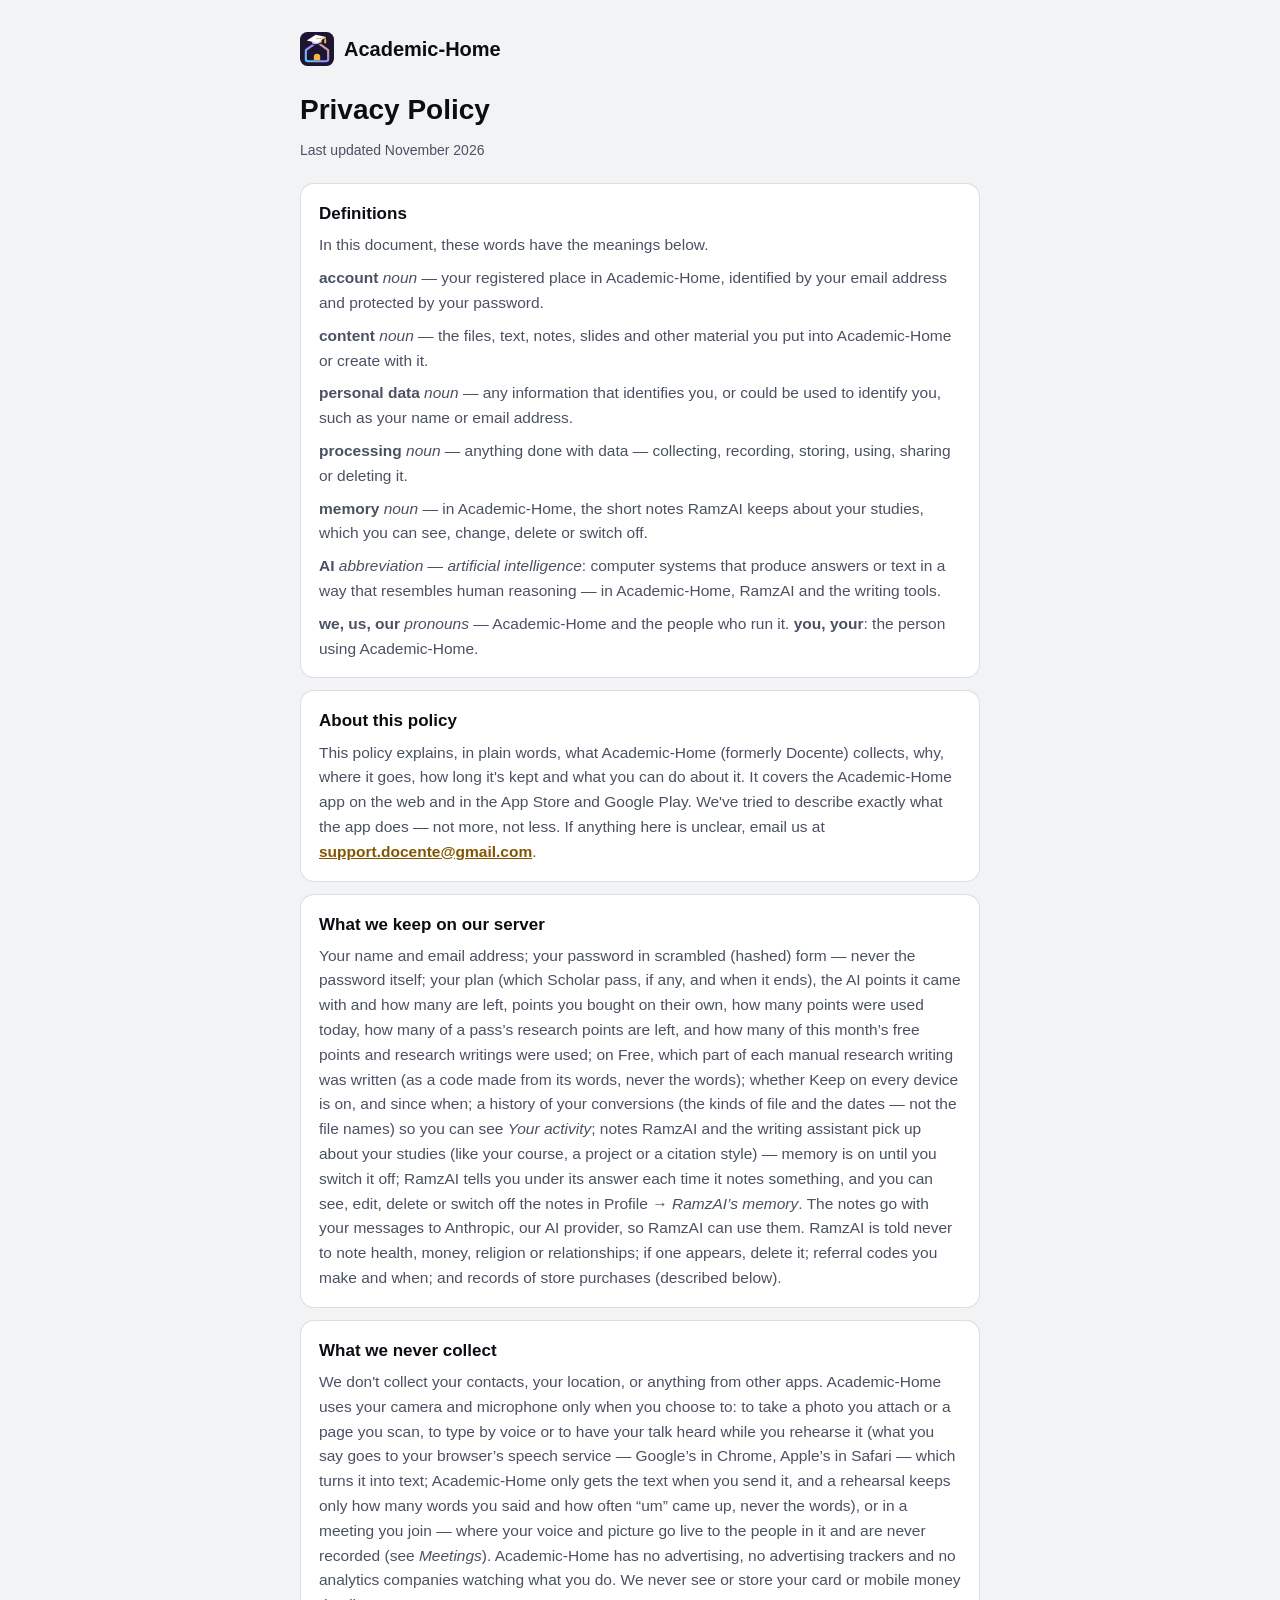
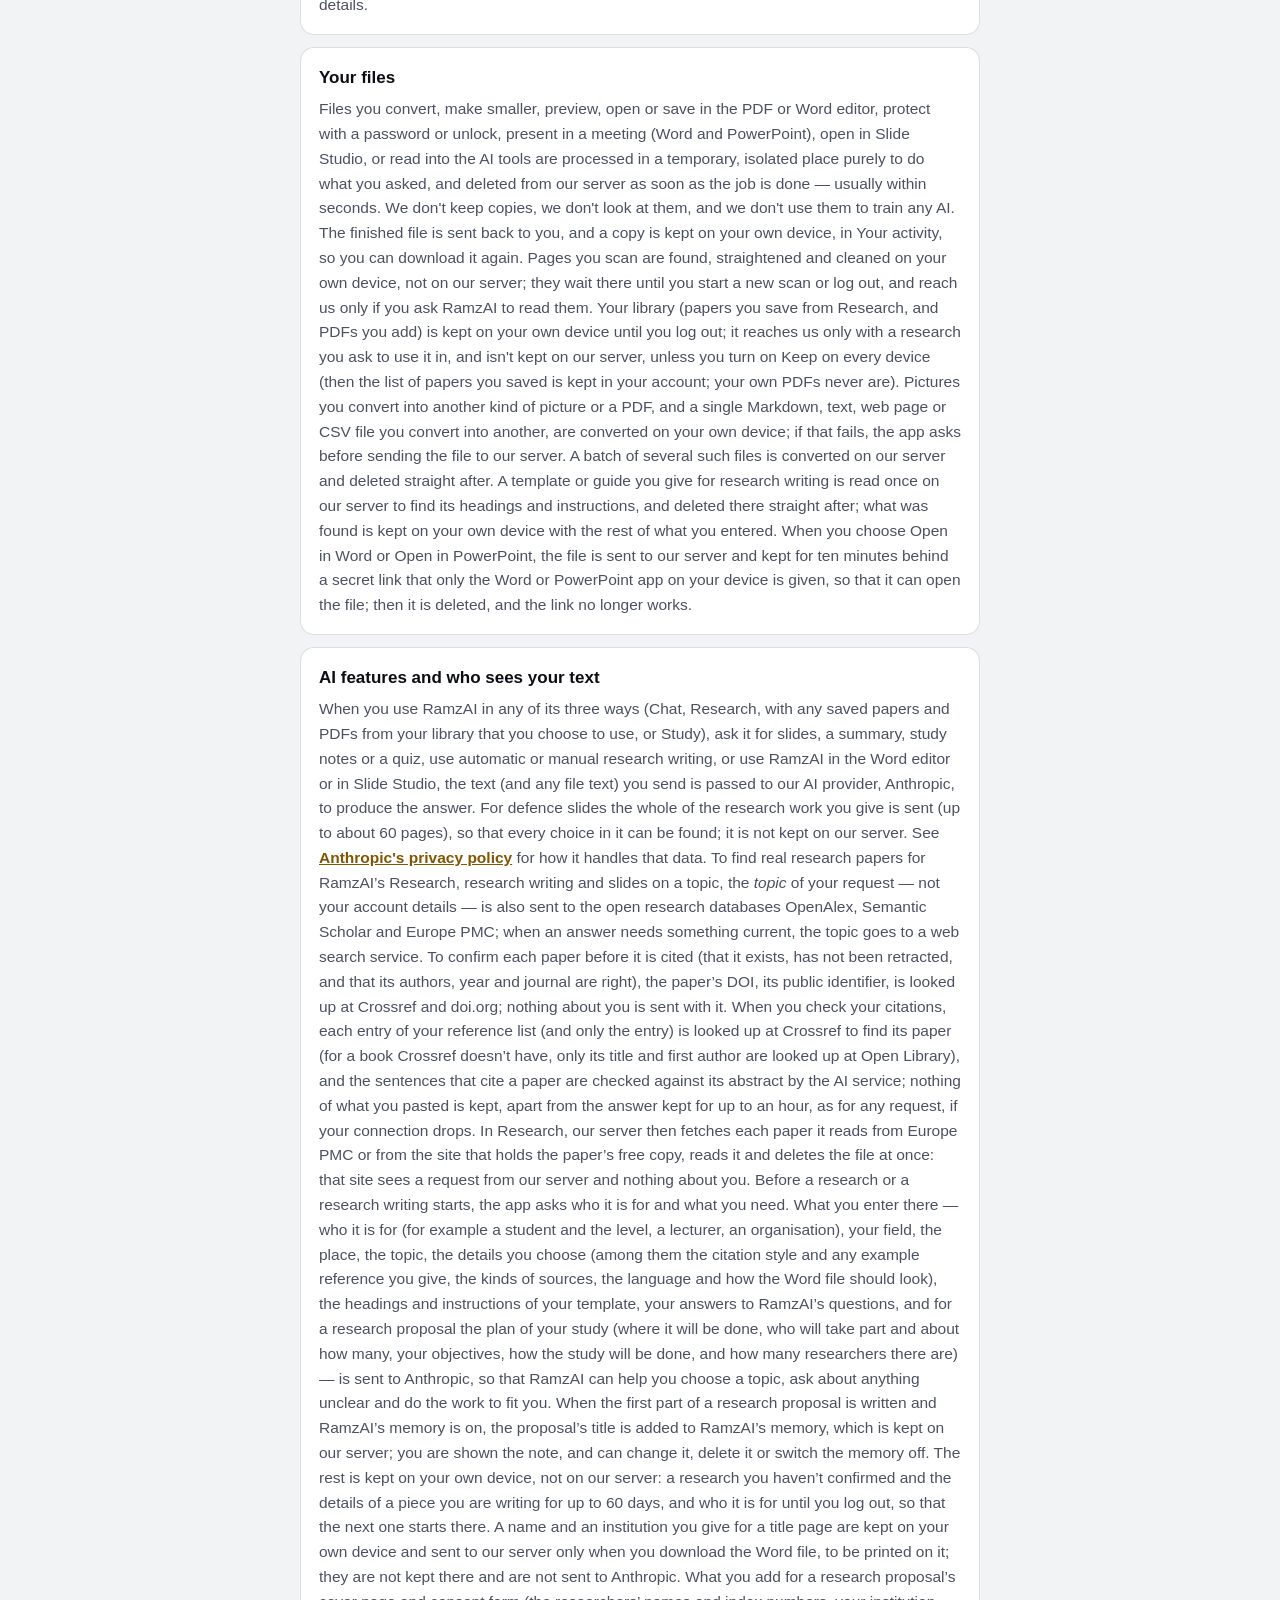
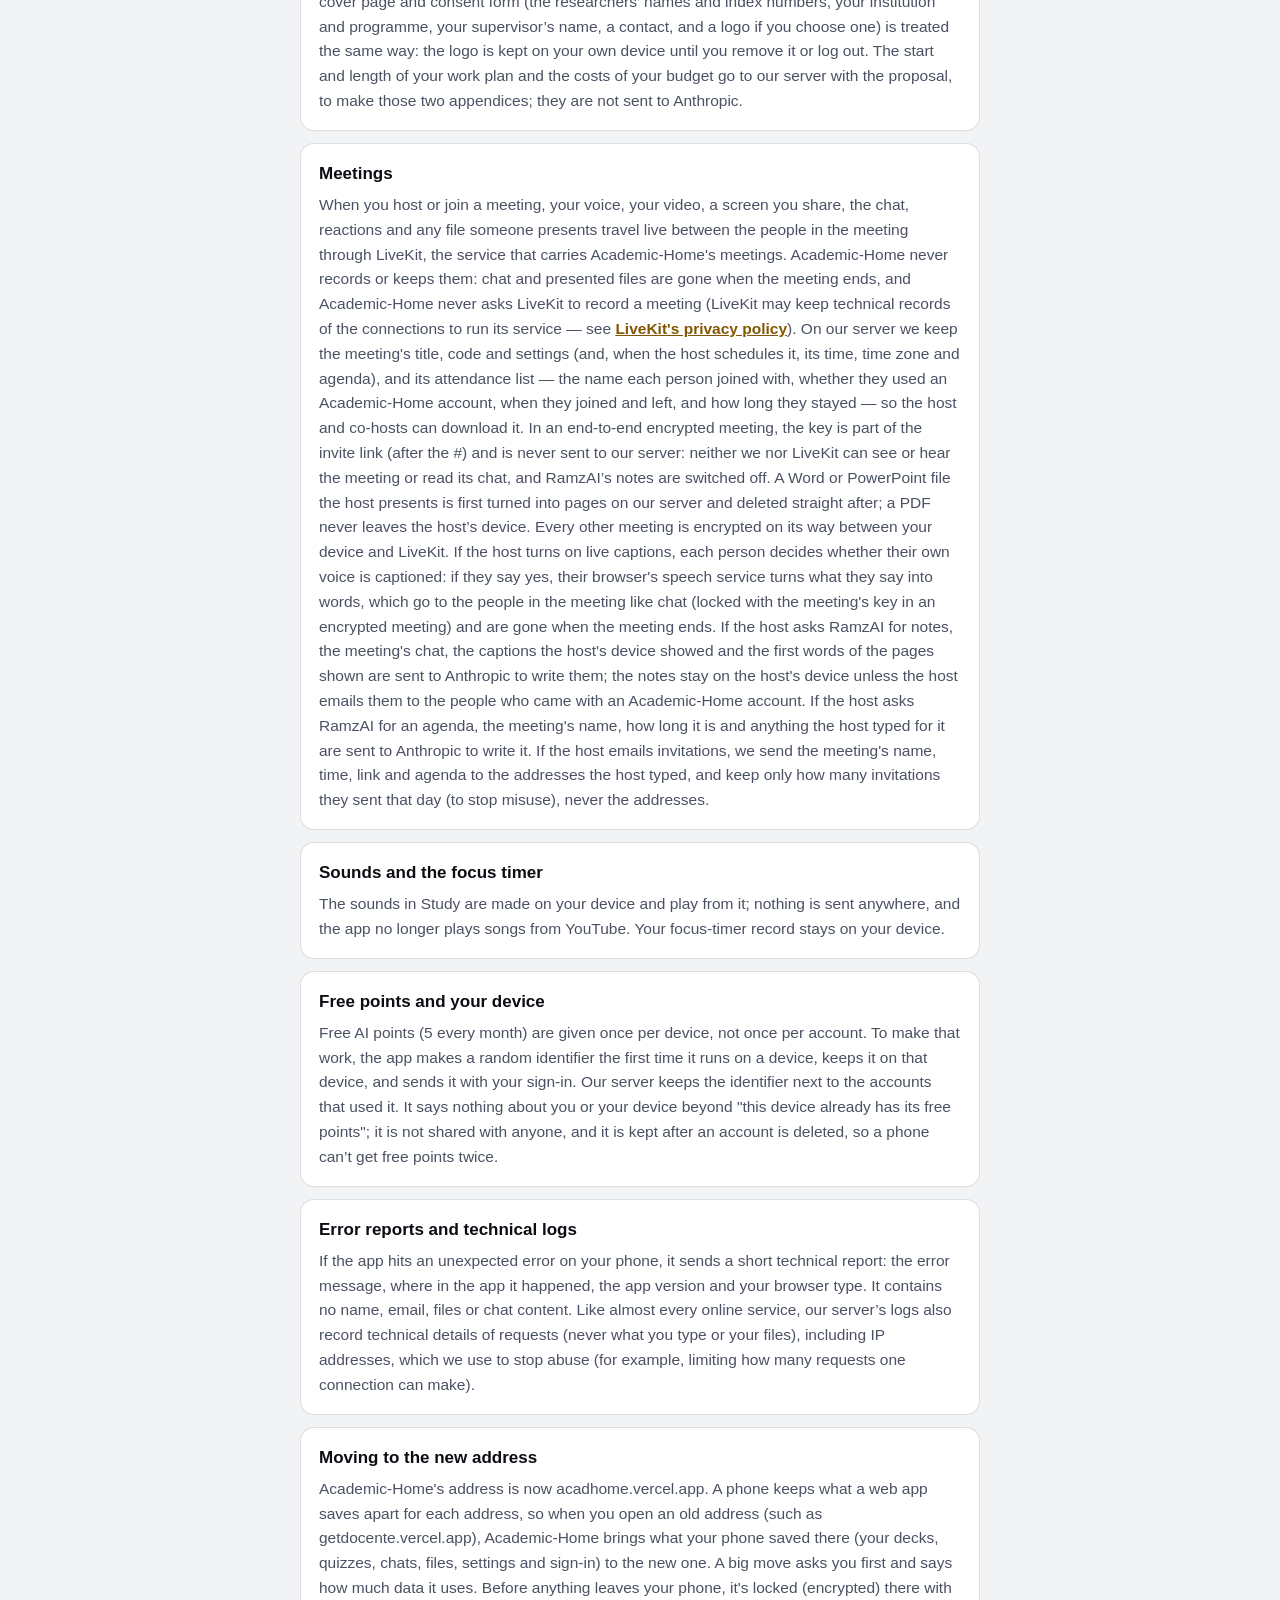
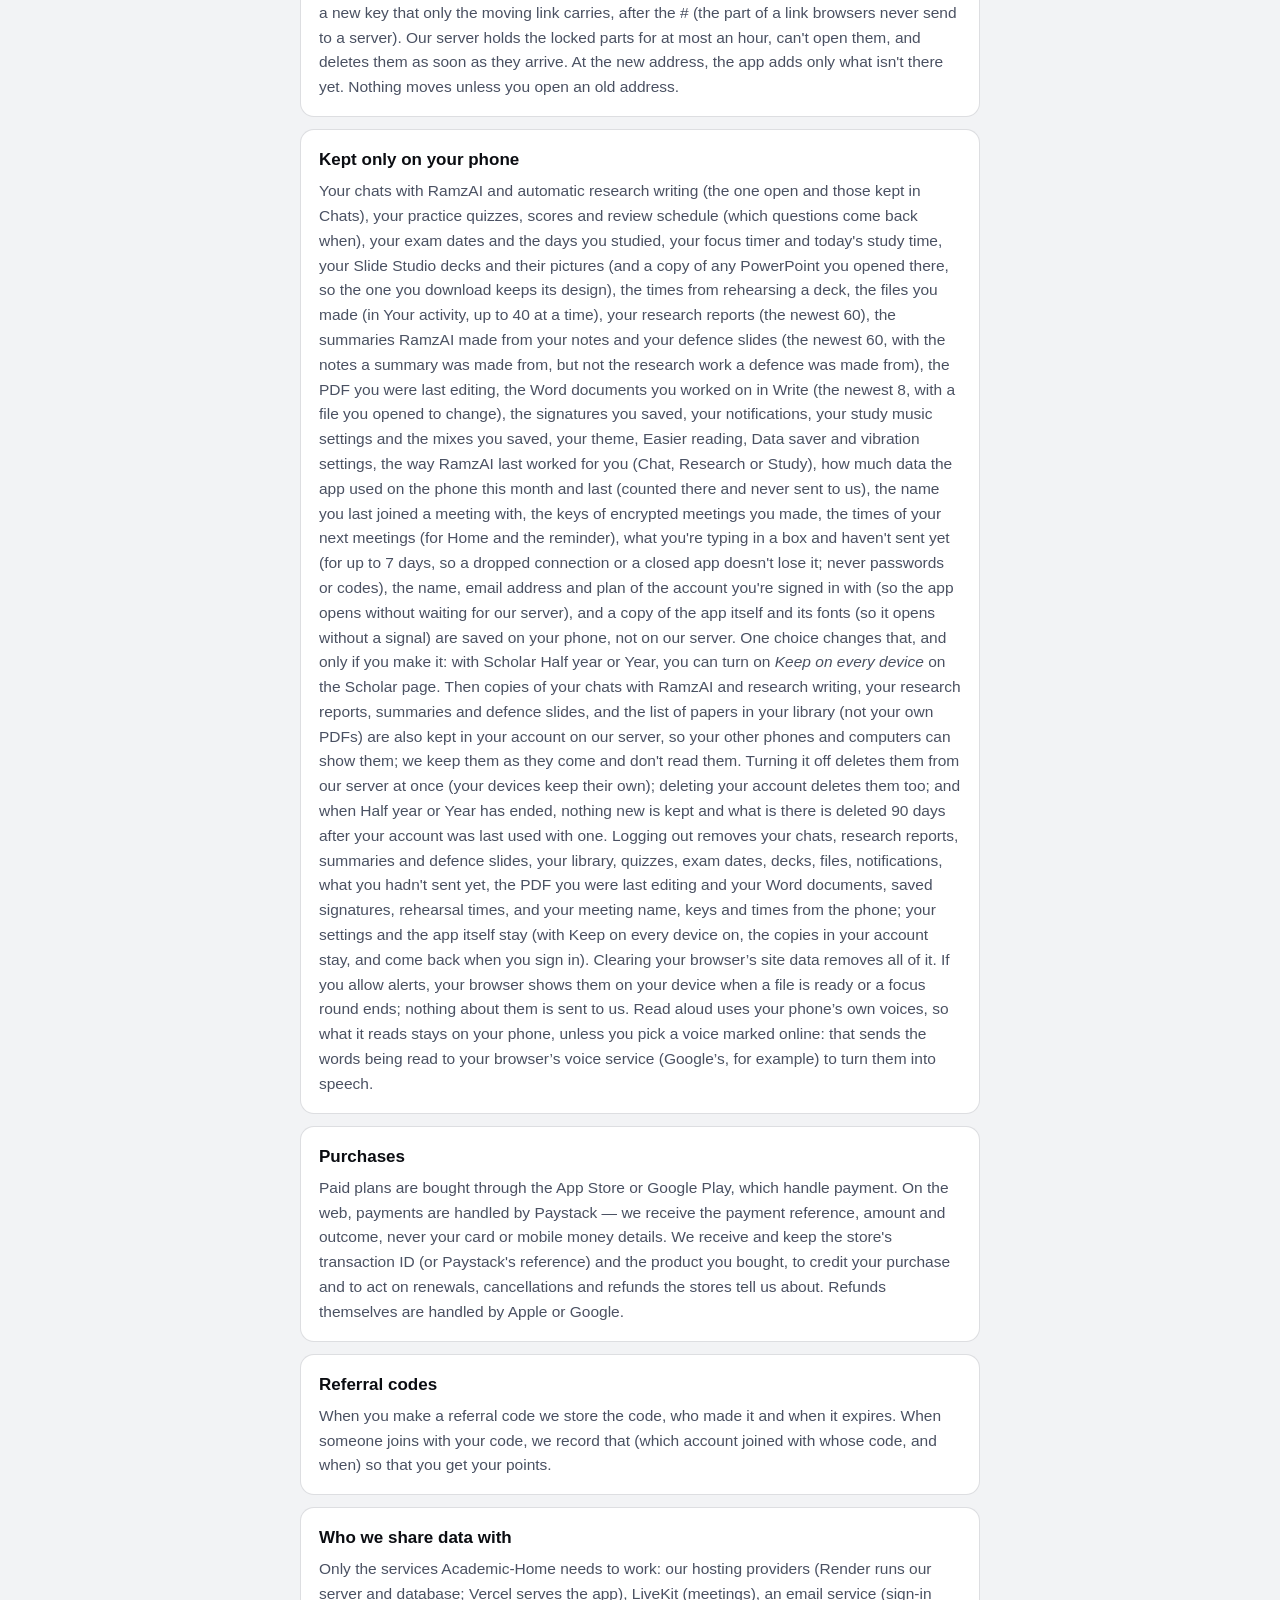
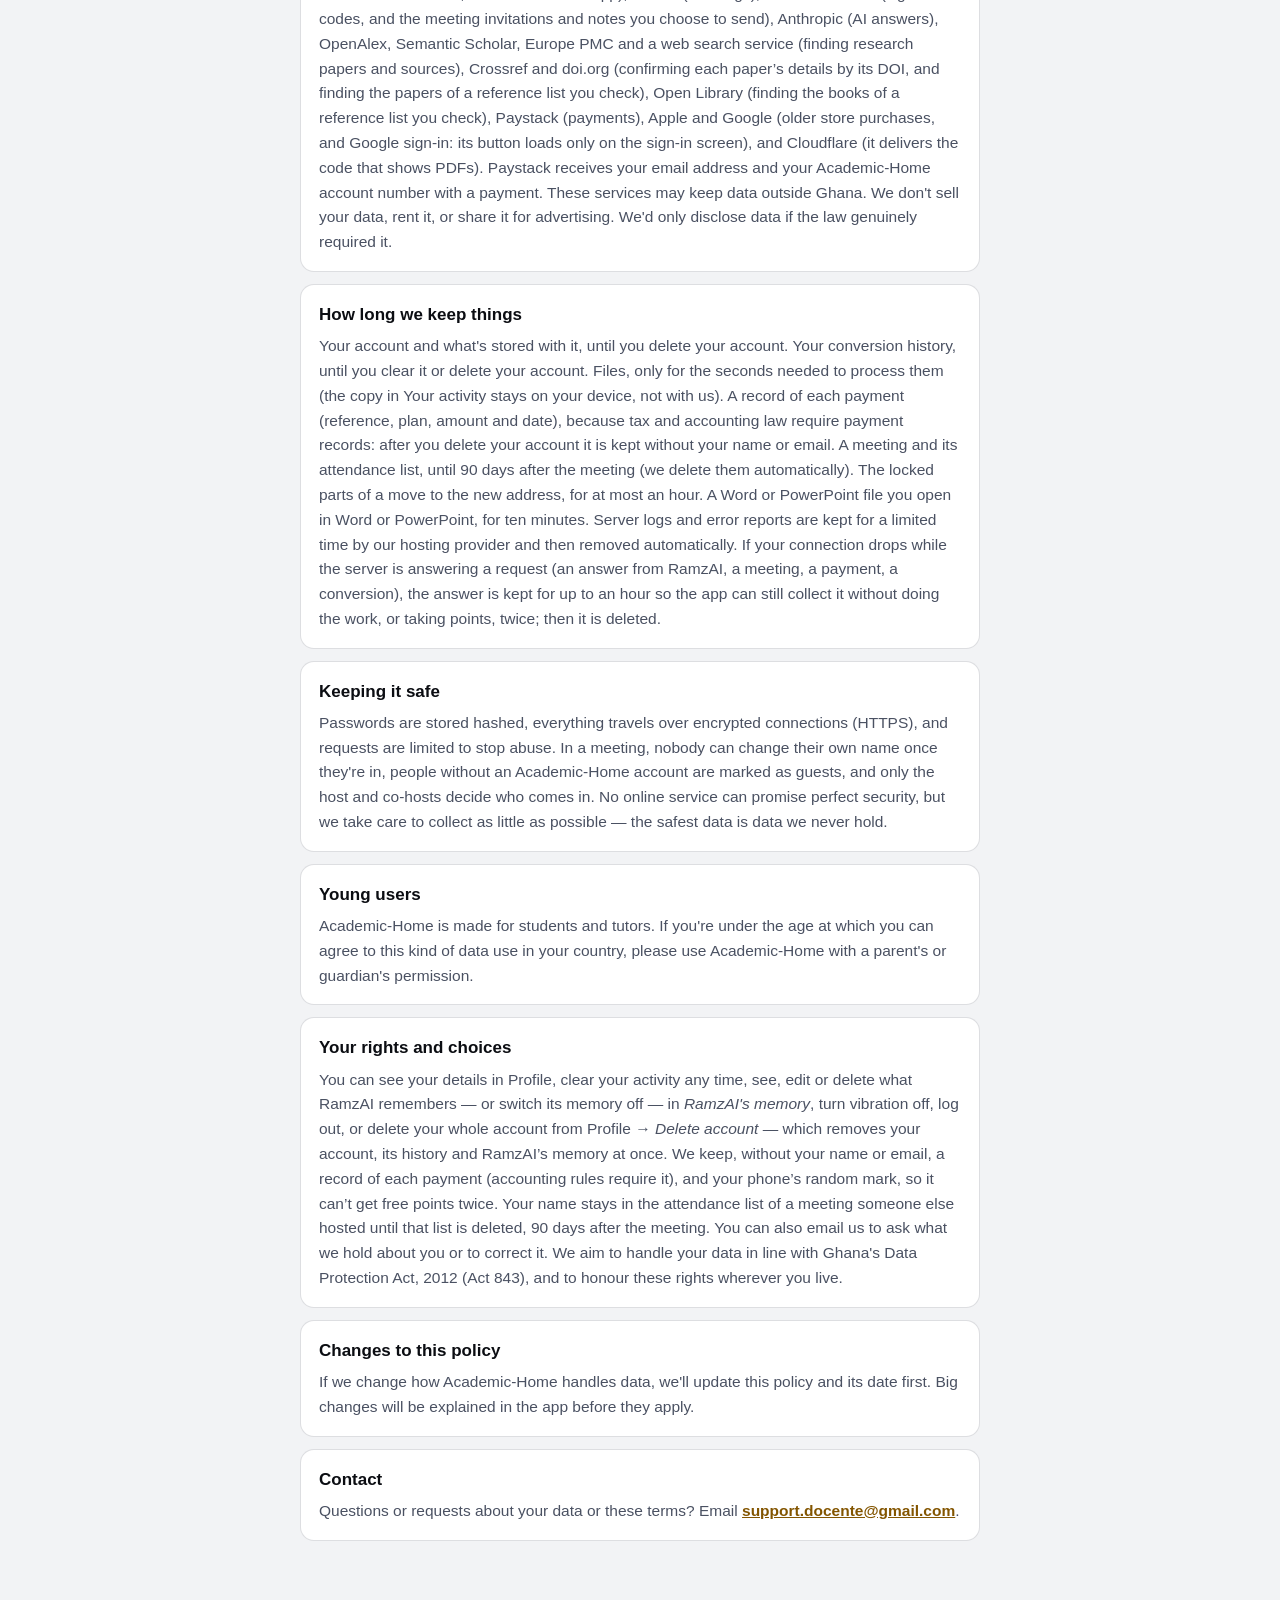
<file: privacy.html>
<!DOCTYPE html>
<html lang="en">
<head>
<script>
  // 3.15: one address, acadhome.vercel.app: any other Vercel address of the app forwards there, to the same page.
  (function(){ var h = location.hostname; if (/\.vercel\.app$/.test(h) && h !== 'acadhome.vercel.app') location.replace('https://acadhome.vercel.app' + location.pathname + location.search + location.hash); })();
</script>
<link rel="canonical" href="https://acadhome.vercel.app/privacy">
<meta charset="utf-8">
<meta name="viewport" content="width=device-width, initial-scale=1">
<title>Privacy Policy — Academic-Home</title>
<meta name="description" content="Academic-Home's privacy policy.">
<link rel="icon" type="image/svg+xml" href="[data-uri]">
<style>
  :root{--bg:#F2F3F5; --card:#FFFFFF; --text:#0B0D12; --muted:#4A5162; --line:rgba(15,23,42,.14); --link:#835500;}
  @media (prefers-color-scheme: dark){:root{--bg:#1A1727; --card:#272236; --text:#FFFFFF; --muted:#C6C0D6; --line:rgba(255,255,255,.12); --link:#F4B740;}}
  *{box-sizing:border-box;}
  body{margin:0; background:var(--bg); color:var(--text); font-family:-apple-system, BlinkMacSystemFont, "Segoe UI", Roboto, Helvetica, Arial, sans-serif; line-height:1.6;}
  main{max-width:720px; margin:0 auto; padding:32px 20px 56px;}
  header{display:flex; align-items:center; gap:10px; margin-bottom:22px;}
  header img{width:34px; height:34px;}
  header a{color:var(--text); text-decoration:none; font-weight:800; font-size:20px;}
  h1{font-size:28px; margin:0 0 6px;}
  .policy-updated{color:var(--muted); font-size:14px; margin-bottom:22px;}
  .policy-section{background:var(--card); border:1px solid var(--line); border-radius:14px; padding:16px 18px; margin-bottom:12px;}
  .policy-heading{font-weight:800; font-size:17px; margin-bottom:6px;}
  .policy-text{color:var(--muted); font-size:15.5px;}
  a{color:var(--link); font-weight:700;}
  footer{margin-top:28px; font-size:14px; color:var(--muted); display:flex; gap:18px; flex-wrap:wrap;}
  .def-entry{margin:8px 0 0;}
  .def-entry em{color:var(--muted);}
</style>
</head>
<body>
<main>
  <header><img src="[data-uri]" alt=""><a href="/">Academic-Home</a></header>
  <h1>Privacy Policy</h1>
        <div class="policy-updated">Last updated November 2026</div>
        <div class="policy-section">
          <div class="policy-heading">Definitions</div>
          <div class="policy-text">In this document, these words have the meanings below.<p class="def-entry"><strong>account</strong> <em>noun</em> — your registered place in Academic-Home, identified by your email address and protected by your password.</p><p class="def-entry"><strong>content</strong> <em>noun</em> — the files, text, notes, slides and other material you put into Academic-Home or create with it.</p><p class="def-entry"><strong>personal data</strong> <em>noun</em> — any information that identifies you, or could be used to identify you, such as your name or email address.</p><p class="def-entry"><strong>processing</strong> <em>noun</em> — anything done with data — collecting, recording, storing, using, sharing or deleting it.</p><p class="def-entry"><strong>memory</strong> <em>noun</em> — in Academic-Home, the short notes RamzAI keeps about your studies, which you can see, change, delete or switch off.</p><p class="def-entry"><strong>AI</strong> <em>abbreviation</em> — <em>artificial intelligence</em>: computer systems that produce answers or text in a way that resembles human reasoning — in Academic-Home, RamzAI and the writing tools.</p><p class="def-entry"><strong>we, us, our</strong> <em>pronouns</em> — Academic-Home and the people who run it. <strong>you, your</strong>: the person using Academic-Home.</p></div>
        </div>
        <div class="policy-section">
          <div class="policy-heading">About this policy</div>
          <div class="policy-text">This policy explains, in plain words, what Academic-Home (formerly Docente) collects, why, where it goes, how long it's kept and what you can do about it. It covers the Academic-Home app on the web and in the App Store and Google Play. We've tried to describe exactly what the app does — not more, not less. If anything here is unclear, email us at <a href="mailto:support.docente@gmail.com">support.docente@gmail.com</a>.</div>
        </div>
        <div class="policy-section">
          <div class="policy-heading">What we keep on our server</div>
          <div class="policy-text">Your name and email address; your password in scrambled (hashed) form — never the password itself; your plan (which Scholar pass, if any, and when it ends), the AI points it came with and how many are left, points you bought on their own, how many points were used today, how many of a pass’s research points are left, and how many of this month’s free points and research writings were used; on Free, which part of each manual research writing was written (as a code made from its words, never the words); whether Keep on every device is on, and since when; a history of your conversions (the kinds of file and the dates — not the file names) so you can see <em>Your activity</em>; notes RamzAI and the writing assistant pick up about your studies (like your course, a project or a citation style) — memory is on until you switch it off; RamzAI tells you under its answer each time it notes something, and you can see, edit, delete or switch off the notes in Profile → <em>RamzAI’s memory</em>. The notes go with your messages to Anthropic, our AI provider, so RamzAI can use them. RamzAI is told never to note health, money, religion or relationships; if one appears, delete it; referral codes you make and when; and records of store purchases (described below).</div>
        </div>
        <div class="policy-section">
          <div class="policy-heading">What we never collect</div>
          <div class="policy-text">We don't collect your contacts, your location, or anything from other apps. Academic-Home uses your camera and microphone only when you choose to: to take a photo you attach or a page you scan, to type by voice or to have your talk heard while you rehearse it (what you say goes to your browser’s speech service — Google’s in Chrome, Apple’s in Safari — which turns it into text; Academic-Home only gets the text when you send it, and a rehearsal keeps only how many words you said and how often “um” came up, never the words), or in a meeting you join — where your voice and picture go live to the people in it and are never recorded (see <em>Meetings</em>). Academic-Home has no advertising, no advertising trackers and no analytics companies watching what you do. We never see or store your card or mobile money details.</div>
        </div>
        <div class="policy-section">
          <div class="policy-heading">Your files</div>
          <div class="policy-text">Files you convert, make smaller, preview, open or save in the PDF or Word editor, protect with a password or unlock, present in a meeting (Word and PowerPoint), open in Slide Studio, or read into the AI tools are processed in a temporary, isolated place purely to do what you asked, and deleted from our server as soon as the job is done — usually within seconds. We don't keep copies, we don't look at them, and we don't use them to train any AI. The finished file is sent back to you, and a copy is kept on your own device, in Your activity, so you can download it again. Pages you scan are found, straightened and cleaned on your own device, not on our server; they wait there until you start a new scan or log out, and reach us only if you ask RamzAI to read them. Your library (papers you save from Research, and PDFs you add) is kept on your own device until you log out; it reaches us only with a research you ask to use it in, and isn't kept on our server, unless you turn on Keep on every device (then the list of papers you saved is kept in your account; your own PDFs never are). Pictures you convert into another kind of picture or a PDF, and a single Markdown, text, web page or CSV file you convert into another, are converted on your own device; if that fails, the app asks before sending the file to our server. A batch of several such files is converted on our server and deleted straight after. A template or guide you give for research writing is read once on our server to find its headings and instructions, and deleted there straight after; what was found is kept on your own device with the rest of what you entered. When you choose Open in Word or Open in PowerPoint, the file is sent to our server and kept for ten minutes behind a secret link that only the Word or PowerPoint app on your device is given, so that it can open the file; then it is deleted, and the link no longer works.</div>
        </div>
        <div class="policy-section">
          <div class="policy-heading">AI features and who sees your text</div>
          <div class="policy-text">When you use RamzAI in any of its three ways (Chat, Research, with any saved papers and PDFs from your library that you choose to use, or Study), ask it for slides, a summary, study notes or a quiz, use automatic or manual research writing, or use RamzAI in the Word editor or in Slide Studio, the text (and any file text) you send is passed to our AI provider, Anthropic, to produce the answer. For defence slides the whole of the research work you give is sent (up to about 60 pages), so that every choice in it can be found; it is not kept on our server. See <a href="https://www.anthropic.com/legal/privacy" target="_blank" rel="noopener">Anthropic's privacy policy</a> for how it handles that data. To find real research papers for RamzAI’s Research, research writing and slides on a topic, the <em>topic</em> of your request — not your account details — is also sent to the open research databases OpenAlex, Semantic Scholar and Europe PMC; when an answer needs something current, the topic goes to a web search service. To confirm each paper before it is cited (that it exists, has not been retracted, and that its authors, year and journal are right), the paper’s DOI, its public identifier, is looked up at Crossref and doi.org; nothing about you is sent with it. When you check your citations, each entry of your reference list (and only the entry) is looked up at Crossref to find its paper (for a book Crossref doesn’t have, only its title and first author are looked up at Open Library), and the sentences that cite a paper are checked against its abstract by the AI service; nothing of what you pasted is kept, apart from the answer kept for up to an hour, as for any request, if your connection drops. In Research, our server then fetches each paper it reads from Europe PMC or from the site that holds the paper’s free copy, reads it and deletes the file at once: that site sees a request from our server and nothing about you. Before a research or a research writing starts, the app asks who it is for and what you need. What you enter there — who it is for (for example a student and the level, a lecturer, an organisation), your field, the place, the topic, the details you choose (among them the citation style and any example reference you give, the kinds of sources, the language and how the Word file should look), the headings and instructions of your template, your answers to RamzAI’s questions, and for a research proposal the plan of your study (where it will be done, who will take part and about how many, your objectives, how the study will be done, and how many researchers there are) — is sent to Anthropic, so that RamzAI can help you choose a topic, ask about anything unclear and do the work to fit you. When the first part of a research proposal is written and RamzAI’s memory is on, the proposal’s title is added to RamzAI’s memory, which is kept on our server; you are shown the note, and can change it, delete it or switch the memory off. The rest is kept on your own device, not on our server: a research you haven’t confirmed and the details of a piece you are writing for up to 60 days, and who it is for until you log out, so that the next one starts there. A name and an institution you give for a title page are kept on your own device and sent to our server only when you download the Word file, to be printed on it; they are not kept there and are not sent to Anthropic. What you add for a research proposal’s cover page and consent form (the researchers’ names and index numbers, your institution and programme, your supervisor’s name, a contact, and a logo if you choose one) is treated the same way: the logo is kept on your own device until you remove it or log out. The start and length of your work plan and the costs of your budget go to our server with the proposal, to make those two appendices; they are not sent to Anthropic.</div>
        </div>
        <div class="policy-section">
          <div class="policy-heading">Meetings</div>
          <div class="policy-text">When you host or join a meeting, your voice, your video, a screen you share, the chat, reactions and any file someone presents travel live between the people in the meeting through LiveKit, the service that carries Academic-Home's meetings. Academic-Home never records or keeps them: chat and presented files are gone when the meeting ends, and Academic-Home never asks LiveKit to record a meeting (LiveKit may keep technical records of the connections to run its service — see <a href="https://livekit.com/legal/privacy-policy" target="_blank" rel="noopener">LiveKit's privacy policy</a>). On our server we keep the meeting's title, code and settings (and, when the host schedules it, its time, time zone and agenda), and its attendance list — the name each person joined with, whether they used an Academic-Home account, when they joined and left, and how long they stayed — so the host and co-hosts can download it. In an end-to-end encrypted meeting, the key is part of the invite link (after the #) and is never sent to our server: neither we nor LiveKit can see or hear the meeting or read its chat, and RamzAI’s notes are switched off. A Word or PowerPoint file the host presents is first turned into pages on our server and deleted straight after; a PDF never leaves the host’s device. Every other meeting is encrypted on its way between your device and LiveKit. If the host turns on live captions, each person decides whether their own voice is captioned: if they say yes, their browser's speech service turns what they say into words, which go to the people in the meeting like chat (locked with the meeting's key in an encrypted meeting) and are gone when the meeting ends. If the host asks RamzAI for notes, the meeting's chat, the captions the host's device showed and the first words of the pages shown are sent to Anthropic to write them; the notes stay on the host's device unless the host emails them to the people who came with an Academic-Home account. If the host asks RamzAI for an agenda, the meeting's name, how long it is and anything the host typed for it are sent to Anthropic to write it. If the host emails invitations, we send the meeting's name, time, link and agenda to the addresses the host typed, and keep only how many invitations they sent that day (to stop misuse), never the addresses.</div>
        </div>
        <div class="policy-section">
          <div class="policy-heading">Sounds and the focus timer</div>
          <div class="policy-text">The sounds in Study are made on your device and play from it; nothing is sent anywhere, and the app no longer plays songs from YouTube. Your focus-timer record stays on your device.</div>
        </div>
        <div class="policy-section">
          <div class="policy-heading">Free points and your device</div>
          <div class="policy-text">Free AI points (5 every month) are given once per device, not once per account. To make that work, the app makes a random identifier the first time it runs on a device, keeps it on that device, and sends it with your sign-in. Our server keeps the identifier next to the accounts that used it. It says nothing about you or your device beyond "this device already has its free points"; it is not shared with anyone, and it is kept after an account is deleted, so a phone can’t get free points twice.</div>
        </div>
        <div class="policy-section">
          <div class="policy-heading">Error reports and technical logs</div>
          <div class="policy-text">If the app hits an unexpected error on your phone, it sends a short technical report: the error message, where in the app it happened, the app version and your browser type. It contains no name, email, files or chat content. Like almost every online service, our server’s logs also record technical details of requests (never what you type or your files), including IP addresses, which we use to stop abuse (for example, limiting how many requests one connection can make).</div>
        </div>
        <div class="policy-section">
          <div class="policy-heading">Moving to the new address</div>
          <div class="policy-text">Academic-Home's address is now acadhome.vercel.app. A phone keeps what a web app saves apart for each address, so when you open an old address (such as getdocente.vercel.app), Academic-Home brings what your phone saved there (your decks, quizzes, chats, files, settings and sign-in) to the new one. A big move asks you first and says how much data it uses. Before anything leaves your phone, it's locked (encrypted) there with a new key that only the moving link carries, after the # (the part of a link browsers never send to a server). Our server holds the locked parts for at most an hour, can't open them, and deletes them as soon as they arrive. At the new address, the app adds only what isn't there yet. Nothing moves unless you open an old address.</div>
        </div>
        <div class="policy-section">
          <div class="policy-heading">Kept only on your phone</div>
          <div class="policy-text">Your chats with RamzAI and automatic research writing (the one open and those kept in Chats), your practice quizzes, scores and review schedule (which questions come back when), your exam dates and the days you studied, your focus timer and today's study time, your Slide Studio decks and their pictures (and a copy of any PowerPoint you opened there, so the one you download keeps its design), the times from rehearsing a deck, the files you made (in Your activity, up to 40 at a time), your research reports (the newest 60), the summaries RamzAI made from your notes and your defence slides (the newest 60, with the notes a summary was made from, but not the research work a defence was made from), the PDF you were last editing, the Word documents you worked on in Write (the newest 8, with a file you opened to change), the signatures you saved, your notifications, your study music settings and the mixes you saved, your theme, Easier reading, Data saver and vibration settings, the way RamzAI last worked for you (Chat, Research or Study), how much data the app used on the phone this month and last (counted there and never sent to us), the name you last joined a meeting with, the keys of encrypted meetings you made, the times of your next meetings (for Home and the reminder), what you're typing in a box and haven't sent yet (for up to 7 days, so a dropped connection or a closed app doesn't lose it; never passwords or codes), the name, email address and plan of the account you're signed in with (so the app opens without waiting for our server), and a copy of the app itself and its fonts (so it opens without a signal) are saved on your phone, not on our server. One choice changes that, and only if you make it: with Scholar Half year or Year, you can turn on <em>Keep on every device</em> on the Scholar page. Then copies of your chats with RamzAI and research writing, your research reports, summaries and defence slides, and the list of papers in your library (not your own PDFs) are also kept in your account on our server, so your other phones and computers can show them; we keep them as they come and don't read them. Turning it off deletes them from our server at once (your devices keep their own); deleting your account deletes them too; and when Half year or Year has ended, nothing new is kept and what is there is deleted 90 days after your account was last used with one. Logging out removes your chats, research reports, summaries and defence slides, your library, quizzes, exam dates, decks, files, notifications, what you hadn't sent yet, the PDF you were last editing and your Word documents, saved signatures, rehearsal times, and your meeting name, keys and times from the phone; your settings and the app itself stay (with Keep on every device on, the copies in your account stay, and come back when you sign in). Clearing your browser’s site data removes all of it. If you allow alerts, your browser shows them on your device when a file is ready or a focus round ends; nothing about them is sent to us. Read aloud uses your phone’s own voices, so what it reads stays on your phone, unless you pick a voice marked online: that sends the words being read to your browser’s voice service (Google’s, for example) to turn them into speech.</div>
        </div>
        <div class="policy-section">
          <div class="policy-heading">Purchases</div>
          <div class="policy-text">Paid plans are bought through the App Store or Google Play, which handle payment. On the web, payments are handled by Paystack — we receive the payment reference, amount and outcome, never your card or mobile money details. We receive and keep the store's transaction ID (or Paystack's reference) and the product you bought, to credit your purchase and to act on renewals, cancellations and refunds the stores tell us about. Refunds themselves are handled by Apple or Google.</div>
        </div>
        <div class="policy-section">
          <div class="policy-heading">Referral codes</div>
          <div class="policy-text">When you make a referral code we store the code, who made it and when it expires. When someone joins with your code, we record that (which account joined with whose code, and when) so that you get your points.</div>
        </div>
        <div class="policy-section">
          <div class="policy-heading">Who we share data with</div>
          <div class="policy-text">Only the services Academic-Home needs to work: our hosting providers (Render runs our server and database; Vercel serves the app), LiveKit (meetings), an email service (sign-in codes, and the meeting invitations and notes you choose to send), Anthropic (AI answers), OpenAlex, Semantic Scholar, Europe PMC and a web search service (finding research papers and sources), Crossref and doi.org (confirming each paper’s details by its DOI, and finding the papers of a reference list you check), Open Library (finding the books of a reference list you check), Paystack (payments), Apple and Google (older store purchases, and Google sign-in: its button loads only on the sign-in screen), and Cloudflare (it delivers the code that shows PDFs). Paystack receives your email address and your Academic-Home account number with a payment. These services may keep data outside Ghana. We don't sell your data, rent it, or share it for advertising. We'd only disclose data if the law genuinely required it.</div>
        </div>
        <div class="policy-section">
          <div class="policy-heading">How long we keep things</div>
          <div class="policy-text">Your account and what's stored with it, until you delete your account. Your conversion history, until you clear it or delete your account. Files, only for the seconds needed to process them (the copy in Your activity stays on your device, not with us). A record of each payment (reference, plan, amount and date), because tax and accounting law require payment records: after you delete your account it is kept without your name or email. A meeting and its attendance list, until 90 days after the meeting (we delete them automatically). The locked parts of a move to the new address, for at most an hour. A Word or PowerPoint file you open in Word or PowerPoint, for ten minutes. Server logs and error reports are kept for a limited time by our hosting provider and then removed automatically. If your connection drops while the server is answering a request (an answer from RamzAI, a meeting, a payment, a conversion), the answer is kept for up to an hour so the app can still collect it without doing the work, or taking points, twice; then it is deleted.</div>
        </div>
        <div class="policy-section">
          <div class="policy-heading">Keeping it safe</div>
          <div class="policy-text">Passwords are stored hashed, everything travels over encrypted connections (HTTPS), and requests are limited to stop abuse. In a meeting, nobody can change their own name once they're in, people without an Academic-Home account are marked as guests, and only the host and co-hosts decide who comes in. No online service can promise perfect security, but we take care to collect as little as possible — the safest data is data we never hold.</div>
        </div>
        <div class="policy-section">
          <div class="policy-heading">Young users</div>
          <div class="policy-text">Academic-Home is made for students and tutors. If you're under the age at which you can agree to this kind of data use in your country, please use Academic-Home with a parent's or guardian's permission.</div>
        </div>
        <div class="policy-section">
          <div class="policy-heading">Your rights and choices</div>
          <div class="policy-text">You can see your details in Profile, clear your activity any time, see, edit or delete what RamzAI remembers — or switch its memory off — in <em>RamzAI's memory</em>, turn vibration off, log out, or delete your whole account from Profile → <em>Delete account</em> — which removes your account, its history and RamzAI’s memory at once. We keep, without your name or email, a record of each payment (accounting rules require it), and your phone’s random mark, so it can’t get free points twice. Your name stays in the attendance list of a meeting someone else hosted until that list is deleted, 90 days after the meeting. You can also email us to ask what we hold about you or to correct it. We aim to handle your data in line with Ghana's Data Protection Act, 2012 (Act 843), and to honour these rights wherever you live.</div>
        </div>
        <div class="policy-section">
          <div class="policy-heading">Changes to this policy</div>
          <div class="policy-text">If we change how Academic-Home handles data, we'll update this policy and its date first. Big changes will be explained in the app before they apply.</div>
        </div>
<div class="policy-section">
          <div class="policy-heading">Contact</div>
          <div class="policy-text">Questions or requests about your data or these terms? Email <a href="mailto:support.docente@gmail.com">support.docente@gmail.com</a>.</div>
        </div>
      
</main>
</body>
</html>
</file>
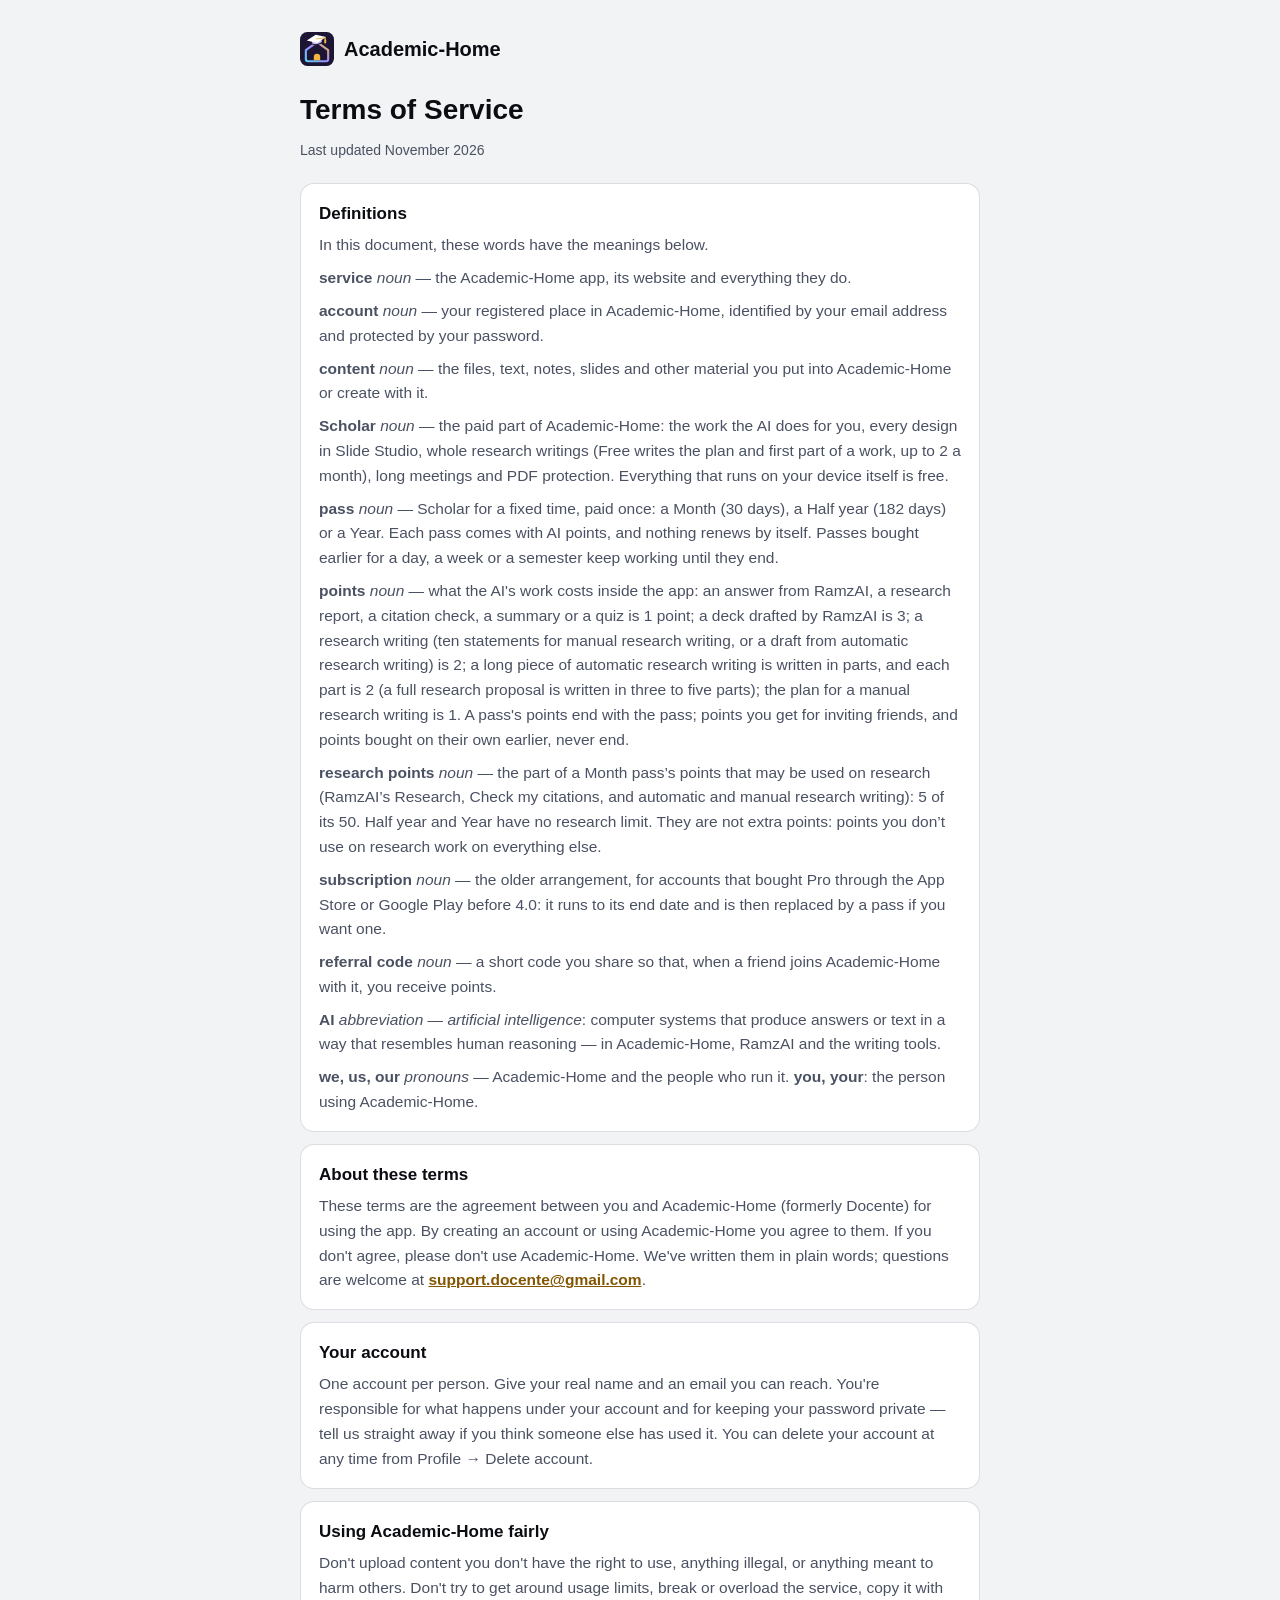
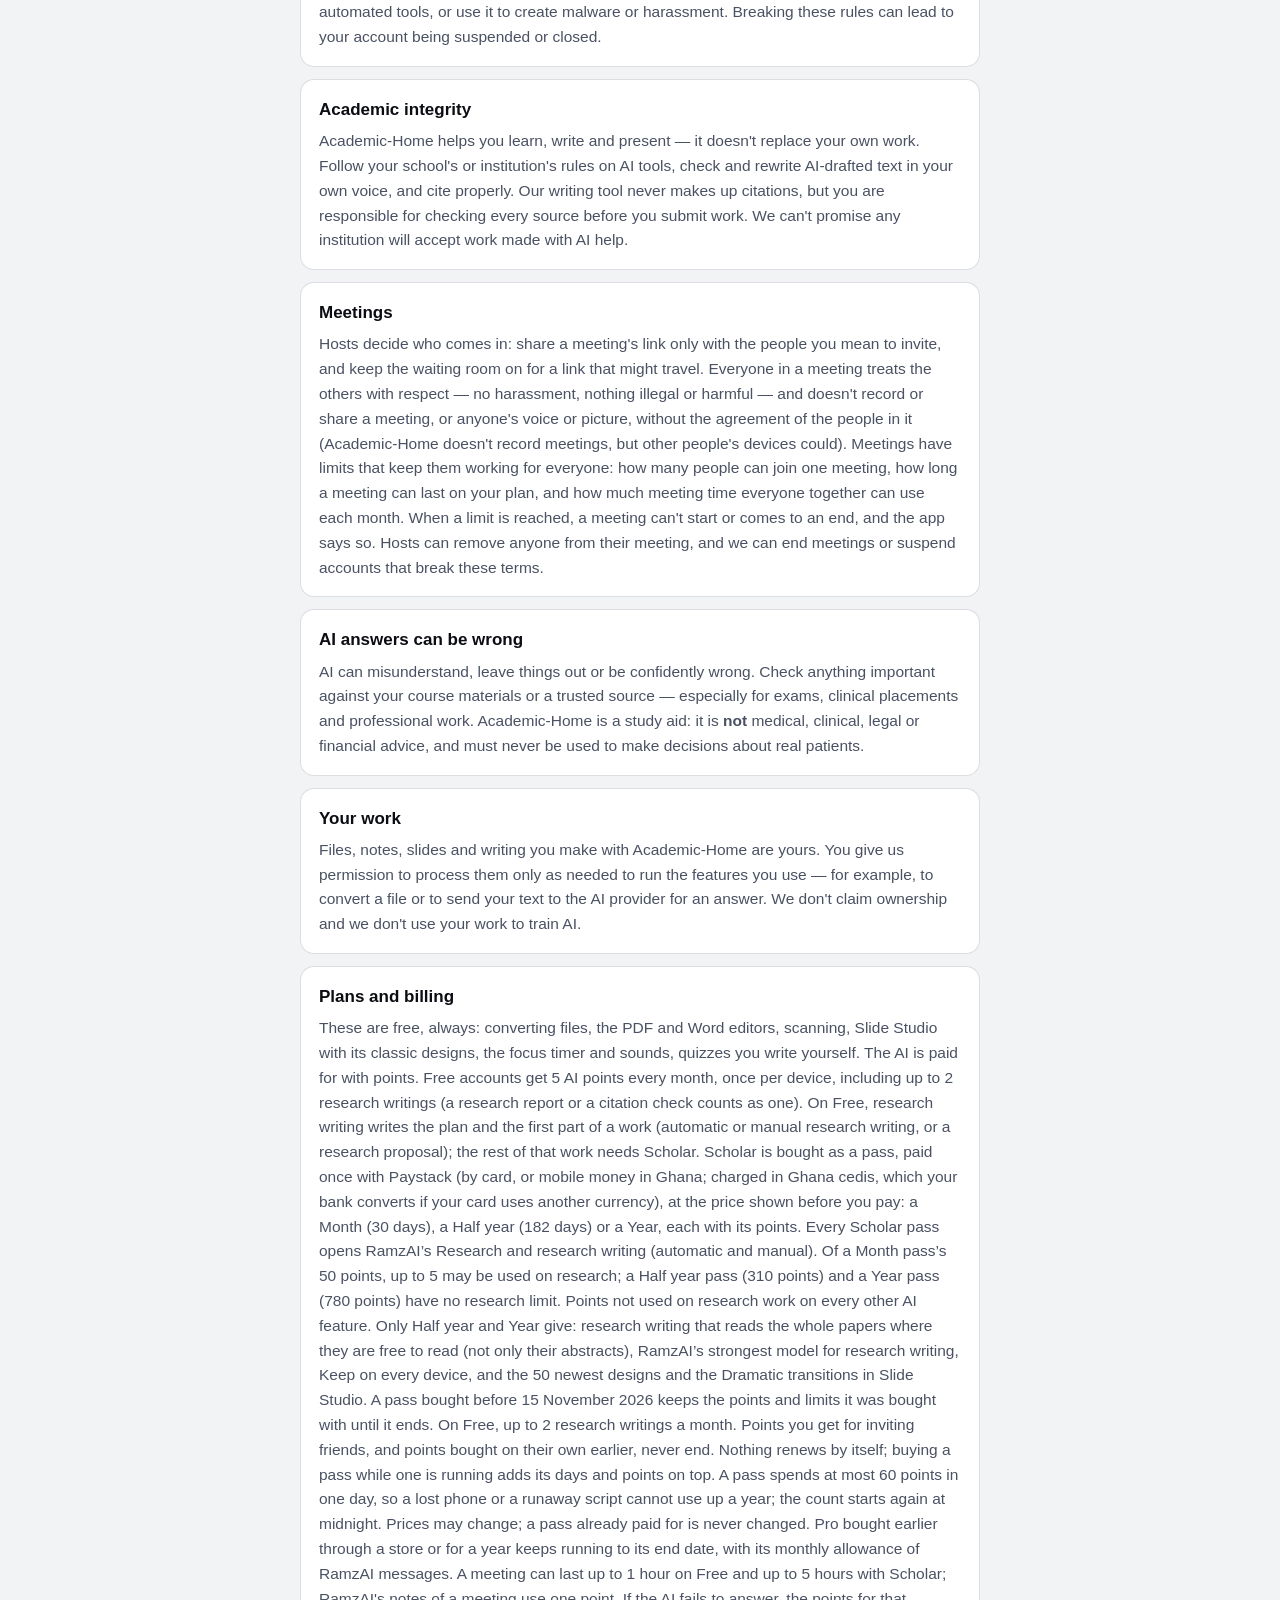
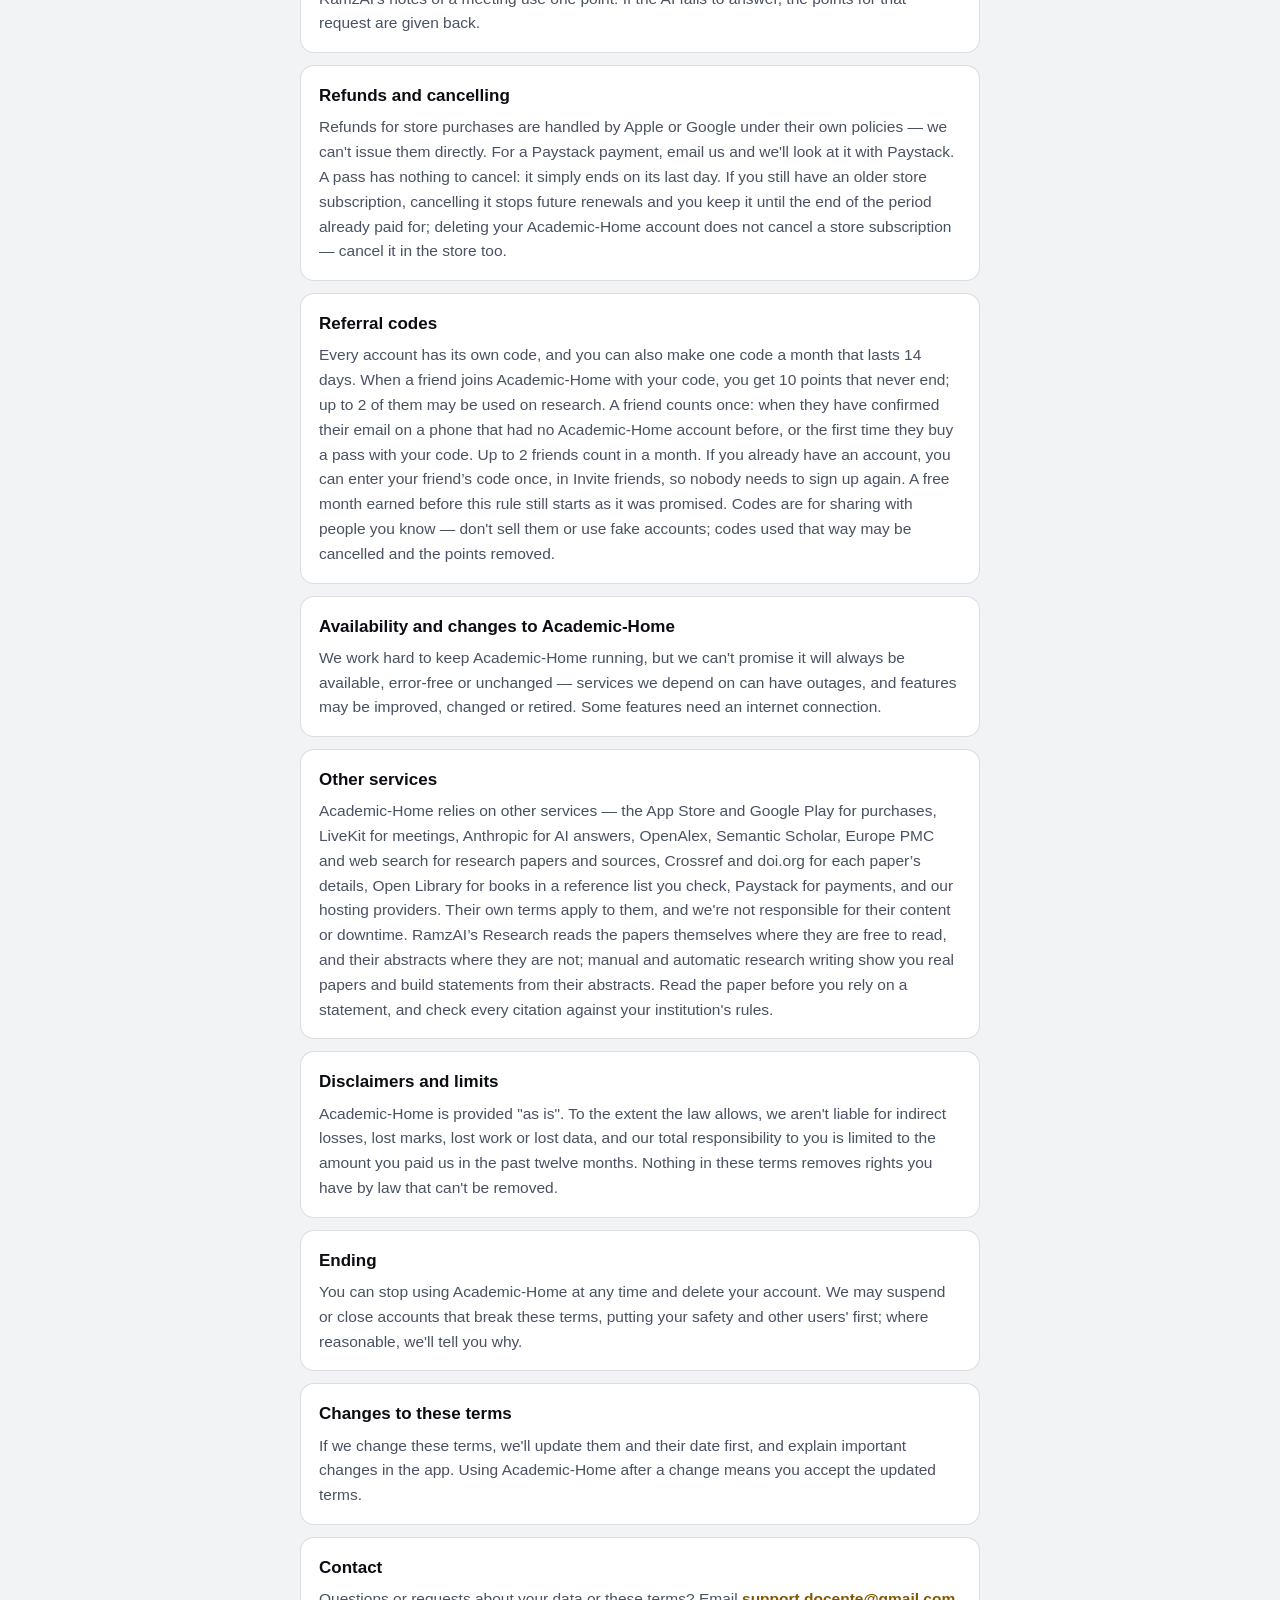
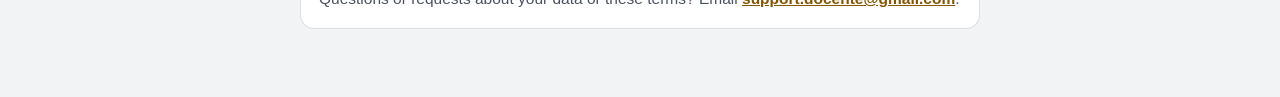
<file: terms.html>
<!DOCTYPE html>
<html lang="en">
<head>
<script>
  // 3.15: one address, acadhome.vercel.app: any other Vercel address of the app forwards there, to the same page.
  (function(){ var h = location.hostname; if (/\.vercel\.app$/.test(h) && h !== 'acadhome.vercel.app') location.replace('https://acadhome.vercel.app' + location.pathname + location.search + location.hash); })();
</script>
<link rel="canonical" href="https://acadhome.vercel.app/terms">
<meta charset="utf-8">
<meta name="viewport" content="width=device-width, initial-scale=1">
<title>Terms of Service — Academic-Home</title>
<meta name="description" content="Academic-Home's terms of service.">
<link rel="icon" type="image/svg+xml" href="[data-uri]">
<style>
  :root{--bg:#F2F3F5; --card:#FFFFFF; --text:#0B0D12; --muted:#4A5162; --line:rgba(15,23,42,.14); --link:#835500;}
  @media (prefers-color-scheme: dark){:root{--bg:#1A1727; --card:#272236; --text:#FFFFFF; --muted:#C6C0D6; --line:rgba(255,255,255,.12); --link:#F4B740;}}
  *{box-sizing:border-box;}
  body{margin:0; background:var(--bg); color:var(--text); font-family:-apple-system, BlinkMacSystemFont, "Segoe UI", Roboto, Helvetica, Arial, sans-serif; line-height:1.6;}
  main{max-width:720px; margin:0 auto; padding:32px 20px 56px;}
  header{display:flex; align-items:center; gap:10px; margin-bottom:22px;}
  header img{width:34px; height:34px;}
  header a{color:var(--text); text-decoration:none; font-weight:800; font-size:20px;}
  h1{font-size:28px; margin:0 0 6px;}
  .policy-updated{color:var(--muted); font-size:14px; margin-bottom:22px;}
  .policy-section{background:var(--card); border:1px solid var(--line); border-radius:14px; padding:16px 18px; margin-bottom:12px;}
  .policy-heading{font-weight:800; font-size:17px; margin-bottom:6px;}
  .policy-text{color:var(--muted); font-size:15.5px;}
  a{color:var(--link); font-weight:700;}
  footer{margin-top:28px; font-size:14px; color:var(--muted); display:flex; gap:18px; flex-wrap:wrap;}
  .def-entry{margin:8px 0 0;}
  .def-entry em{color:var(--muted);}
</style>
</head>
<body>
<main>
  <header><img src="[data-uri]" alt=""><a href="/">Academic-Home</a></header>
  <h1>Terms of Service</h1>
        <div class="policy-updated">Last updated November 2026</div>
        <div class="policy-section">
          <div class="policy-heading">Definitions</div>
          <div class="policy-text">In this document, these words have the meanings below.<p class="def-entry"><strong>service</strong> <em>noun</em> — the Academic-Home app, its website and everything they do.</p><p class="def-entry"><strong>account</strong> <em>noun</em> — your registered place in Academic-Home, identified by your email address and protected by your password.</p><p class="def-entry"><strong>content</strong> <em>noun</em> — the files, text, notes, slides and other material you put into Academic-Home or create with it.</p><p class="def-entry"><strong>Scholar</strong> <em>noun</em> — the paid part of Academic-Home: the work the AI does for you, every design in Slide Studio, whole research writings (Free writes the plan and first part of a work, up to 2 a month), long meetings and PDF protection. Everything that runs on your device itself is free.</p><p class="def-entry"><strong>pass</strong> <em>noun</em> — Scholar for a fixed time, paid once: a Month (30 days), a Half year (182 days) or a Year. Each pass comes with AI points, and nothing renews by itself. Passes bought earlier for a day, a week or a semester keep working until they end.</p><p class="def-entry"><strong>points</strong> <em>noun</em> — what the AI's work costs inside the app: an answer from RamzAI, a research report, a citation check, a summary or a quiz is 1 point; a deck drafted by RamzAI is 3; a research writing (ten statements for manual research writing, or a draft from automatic research writing) is 2; a long piece of automatic research writing is written in parts, and each part is 2 (a full research proposal is written in three to five parts); the plan for a manual research writing is 1. A pass's points end with the pass; points you get for inviting friends, and points bought on their own earlier, never end.</p><p class="def-entry"><strong>research points</strong> <em>noun</em> — the part of a Month pass’s points that may be used on research (RamzAI’s Research, Check my citations, and automatic and manual research writing): 5 of its 50. Half year and Year have no research limit. They are not extra points: points you don’t use on research work on everything else.</p><p class="def-entry"><strong>subscription</strong> <em>noun</em> — the older arrangement, for accounts that bought Pro through the App Store or Google Play before 4.0: it runs to its end date and is then replaced by a pass if you want one.</p><p class="def-entry"><strong>referral code</strong> <em>noun</em> — a short code you share so that, when a friend joins Academic-Home with it, you receive points.</p><p class="def-entry"><strong>AI</strong> <em>abbreviation</em> — <em>artificial intelligence</em>: computer systems that produce answers or text in a way that resembles human reasoning — in Academic-Home, RamzAI and the writing tools.</p><p class="def-entry"><strong>we, us, our</strong> <em>pronouns</em> — Academic-Home and the people who run it. <strong>you, your</strong>: the person using Academic-Home.</p></div>
        </div>
        <div class="policy-section">
          <div class="policy-heading">About these terms</div>
          <div class="policy-text">These terms are the agreement between you and Academic-Home (formerly Docente) for using the app. By creating an account or using Academic-Home you agree to them. If you don't agree, please don't use Academic-Home. We've written them in plain words; questions are welcome at <a href="mailto:support.docente@gmail.com">support.docente@gmail.com</a>.</div>
        </div>
        <div class="policy-section">
          <div class="policy-heading">Your account</div>
          <div class="policy-text">One account per person. Give your real name and an email you can reach. You're responsible for what happens under your account and for keeping your password private — tell us straight away if you think someone else has used it. You can delete your account at any time from Profile → Delete account.</div>
        </div>
        <div class="policy-section">
          <div class="policy-heading">Using Academic-Home fairly</div>
          <div class="policy-text">Don't upload content you don't have the right to use, anything illegal, or anything meant to harm others. Don't try to get around usage limits, break or overload the service, copy it with automated tools, or use it to create malware or harassment. Breaking these rules can lead to your account being suspended or closed.</div>
        </div>
        <div class="policy-section">
          <div class="policy-heading">Academic integrity</div>
          <div class="policy-text">Academic-Home helps you learn, write and present — it doesn't replace your own work. Follow your school's or institution's rules on AI tools, check and rewrite AI-drafted text in your own voice, and cite properly. Our writing tool never makes up citations, but you are responsible for checking every source before you submit work. We can't promise any institution will accept work made with AI help.</div>
        </div>
        <div class="policy-section">
          <div class="policy-heading">Meetings</div>
          <div class="policy-text">Hosts decide who comes in: share a meeting's link only with the people you mean to invite, and keep the waiting room on for a link that might travel. Everyone in a meeting treats the others with respect — no harassment, nothing illegal or harmful — and doesn't record or share a meeting, or anyone's voice or picture, without the agreement of the people in it (Academic-Home doesn't record meetings, but other people's devices could). Meetings have limits that keep them working for everyone: how many people can join one meeting, how long a meeting can last on your plan, and how much meeting time everyone together can use each month. When a limit is reached, a meeting can't start or comes to an end, and the app says so. Hosts can remove anyone from their meeting, and we can end meetings or suspend accounts that break these terms.</div>
        </div>
        <div class="policy-section">
          <div class="policy-heading">AI answers can be wrong</div>
          <div class="policy-text">AI can misunderstand, leave things out or be confidently wrong. Check anything important against your course materials or a trusted source — especially for exams, clinical placements and professional work. Academic-Home is a study aid: it is <strong>not</strong> medical, clinical, legal or financial advice, and must never be used to make decisions about real patients.</div>
        </div>
        <div class="policy-section">
          <div class="policy-heading">Your work</div>
          <div class="policy-text">Files, notes, slides and writing you make with Academic-Home are yours. You give us permission to process them only as needed to run the features you use — for example, to convert a file or to send your text to the AI provider for an answer. We don't claim ownership and we don't use your work to train AI.</div>
        </div>
        <div class="policy-section">
          <div class="policy-heading">Plans and billing</div>
          <div class="policy-text">These are free, always: converting files, the PDF and Word editors, scanning, Slide Studio with its classic designs, the focus timer and sounds, quizzes you write yourself. The AI is paid for with points. Free accounts get 5 AI points every month, once per device, including up to 2 research writings (a research report or a citation check counts as one). On Free, research writing writes the plan and the first part of a work (automatic or manual research writing, or a research proposal); the rest of that work needs Scholar. Scholar is bought as a pass, paid once with Paystack (by card, or mobile money in Ghana; charged in Ghana cedis, which your bank converts if your card uses another currency), at the price shown before you pay: a Month (30 days), a Half year (182 days) or a Year, each with its points. Every Scholar pass opens RamzAI’s Research and research writing (automatic and manual). Of a Month pass’s 50 points, up to 5 may be used on research; a Half year pass (310 points) and a Year pass (780 points) have no research limit. Points not used on research work on every other AI feature. Only Half year and Year give: research writing that reads the whole papers where they are free to read (not only their abstracts), RamzAI’s strongest model for research writing, Keep on every device, and the 50 newest designs and the Dramatic transitions in Slide Studio. A pass bought before 15 November 2026 keeps the points and limits it was bought with until it ends. On Free, up to 2 research writings a month. Points you get for inviting friends, and points bought on their own earlier, never end. Nothing renews by itself; buying a pass while one is running adds its days and points on top. A pass spends at most 60 points in one day, so a lost phone or a runaway script cannot use up a year; the count starts again at midnight. Prices may change; a pass already paid for is never changed. Pro bought earlier through a store or for a year keeps running to its end date, with its monthly allowance of RamzAI messages. A meeting can last up to 1 hour on Free and up to 5 hours with Scholar; RamzAI's notes of a meeting use one point. If the AI fails to answer, the points for that request are given back.</div>
        </div>
        <div class="policy-section">
          <div class="policy-heading">Refunds and cancelling</div>
          <div class="policy-text">Refunds for store purchases are handled by Apple or Google under their own policies — we can't issue them directly. For a Paystack payment, email us and we'll look at it with Paystack. A pass has nothing to cancel: it simply ends on its last day. If you still have an older store subscription, cancelling it stops future renewals and you keep it until the end of the period already paid for; deleting your Academic-Home account does not cancel a store subscription — cancel it in the store too.</div>
        </div>
        <div class="policy-section">
          <div class="policy-heading">Referral codes</div>
          <div class="policy-text">Every account has its own code, and you can also make one code a month that lasts 14 days. When a friend joins Academic-Home with your code, you get 10 points that never end; up to 2 of them may be used on research. A friend counts once: when they have confirmed their email on a phone that had no Academic-Home account before, or the first time they buy a pass with your code. Up to 2 friends count in a month. If you already have an account, you can enter your friend’s code once, in Invite friends, so nobody needs to sign up again. A free month earned before this rule still starts as it was promised. Codes are for sharing with people you know — don't sell them or use fake accounts; codes used that way may be cancelled and the points removed.</div>
        </div>
        <div class="policy-section">
          <div class="policy-heading">Availability and changes to Academic-Home</div>
          <div class="policy-text">We work hard to keep Academic-Home running, but we can't promise it will always be available, error-free or unchanged — services we depend on can have outages, and features may be improved, changed or retired. Some features need an internet connection.</div>
        </div>
        <div class="policy-section">
          <div class="policy-heading">Other services</div>
          <div class="policy-text">Academic-Home relies on other services — the App Store and Google Play for purchases, LiveKit for meetings, Anthropic for AI answers, OpenAlex, Semantic Scholar, Europe PMC and web search for research papers and sources, Crossref and doi.org for each paper’s details, Open Library for books in a reference list you check, Paystack for payments, and our hosting providers. Their own terms apply to them, and we're not responsible for their content or downtime. RamzAI’s Research reads the papers themselves where they are free to read, and their abstracts where they are not; manual and automatic research writing show you real papers and build statements from their abstracts. Read the paper before you rely on a statement, and check every citation against your institution's rules.</div>
        </div>
        <div class="policy-section">
          <div class="policy-heading">Disclaimers and limits</div>
          <div class="policy-text">Academic-Home is provided "as is". To the extent the law allows, we aren't liable for indirect losses, lost marks, lost work or lost data, and our total responsibility to you is limited to the amount you paid us in the past twelve months. Nothing in these terms removes rights you have by law that can't be removed.</div>
        </div>
        <div class="policy-section">
          <div class="policy-heading">Ending</div>
          <div class="policy-text">You can stop using Academic-Home at any time and delete your account. We may suspend or close accounts that break these terms, putting your safety and other users' first; where reasonable, we'll tell you why.</div>
        </div>
        <div class="policy-section">
          <div class="policy-heading">Changes to these terms</div>
          <div class="policy-text">If we change these terms, we'll update them and their date first, and explain important changes in the app. Using Academic-Home after a change means you accept the updated terms.</div>
        </div>
<div class="policy-section">
          <div class="policy-heading">Contact</div>
          <div class="policy-text">Questions or requests about your data or these terms? Email <a href="mailto:support.docente@gmail.com">support.docente@gmail.com</a>.</div>
        </div>
      
</main>
</body>
</html>
</file>
